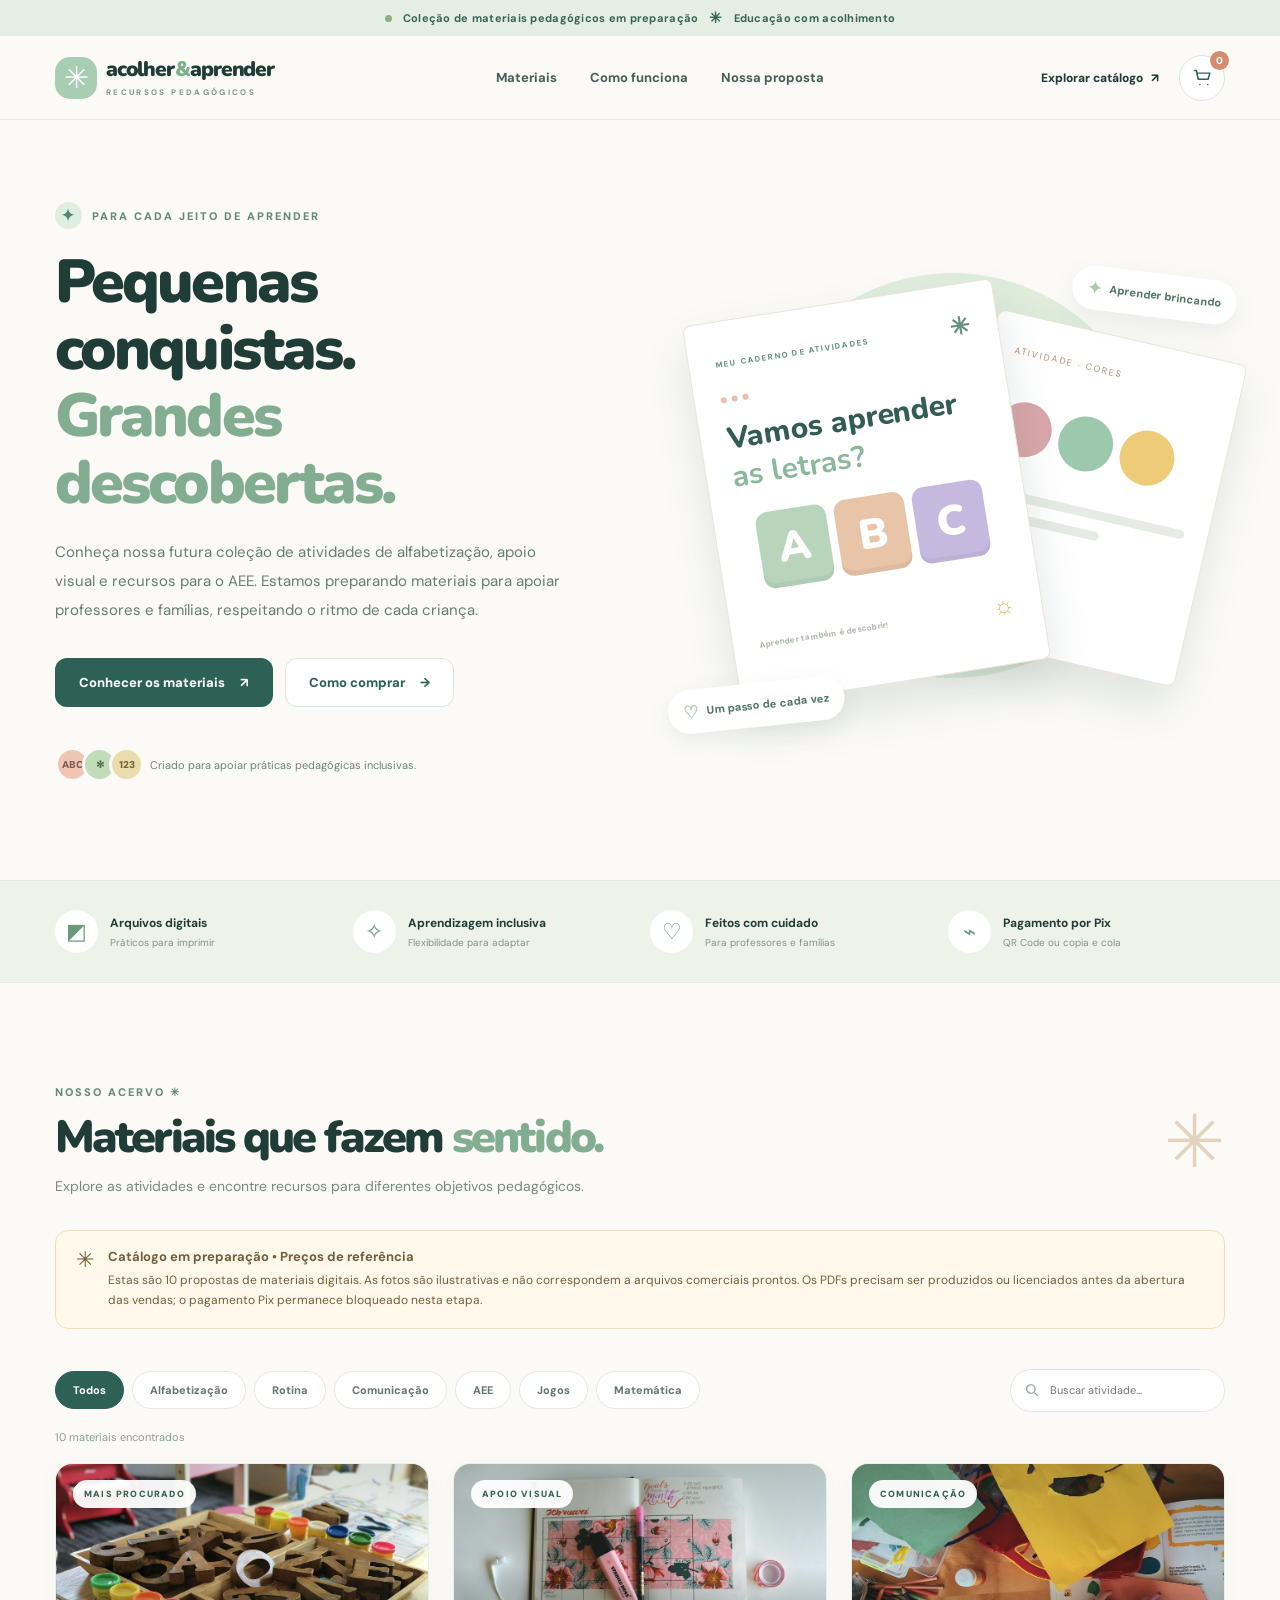
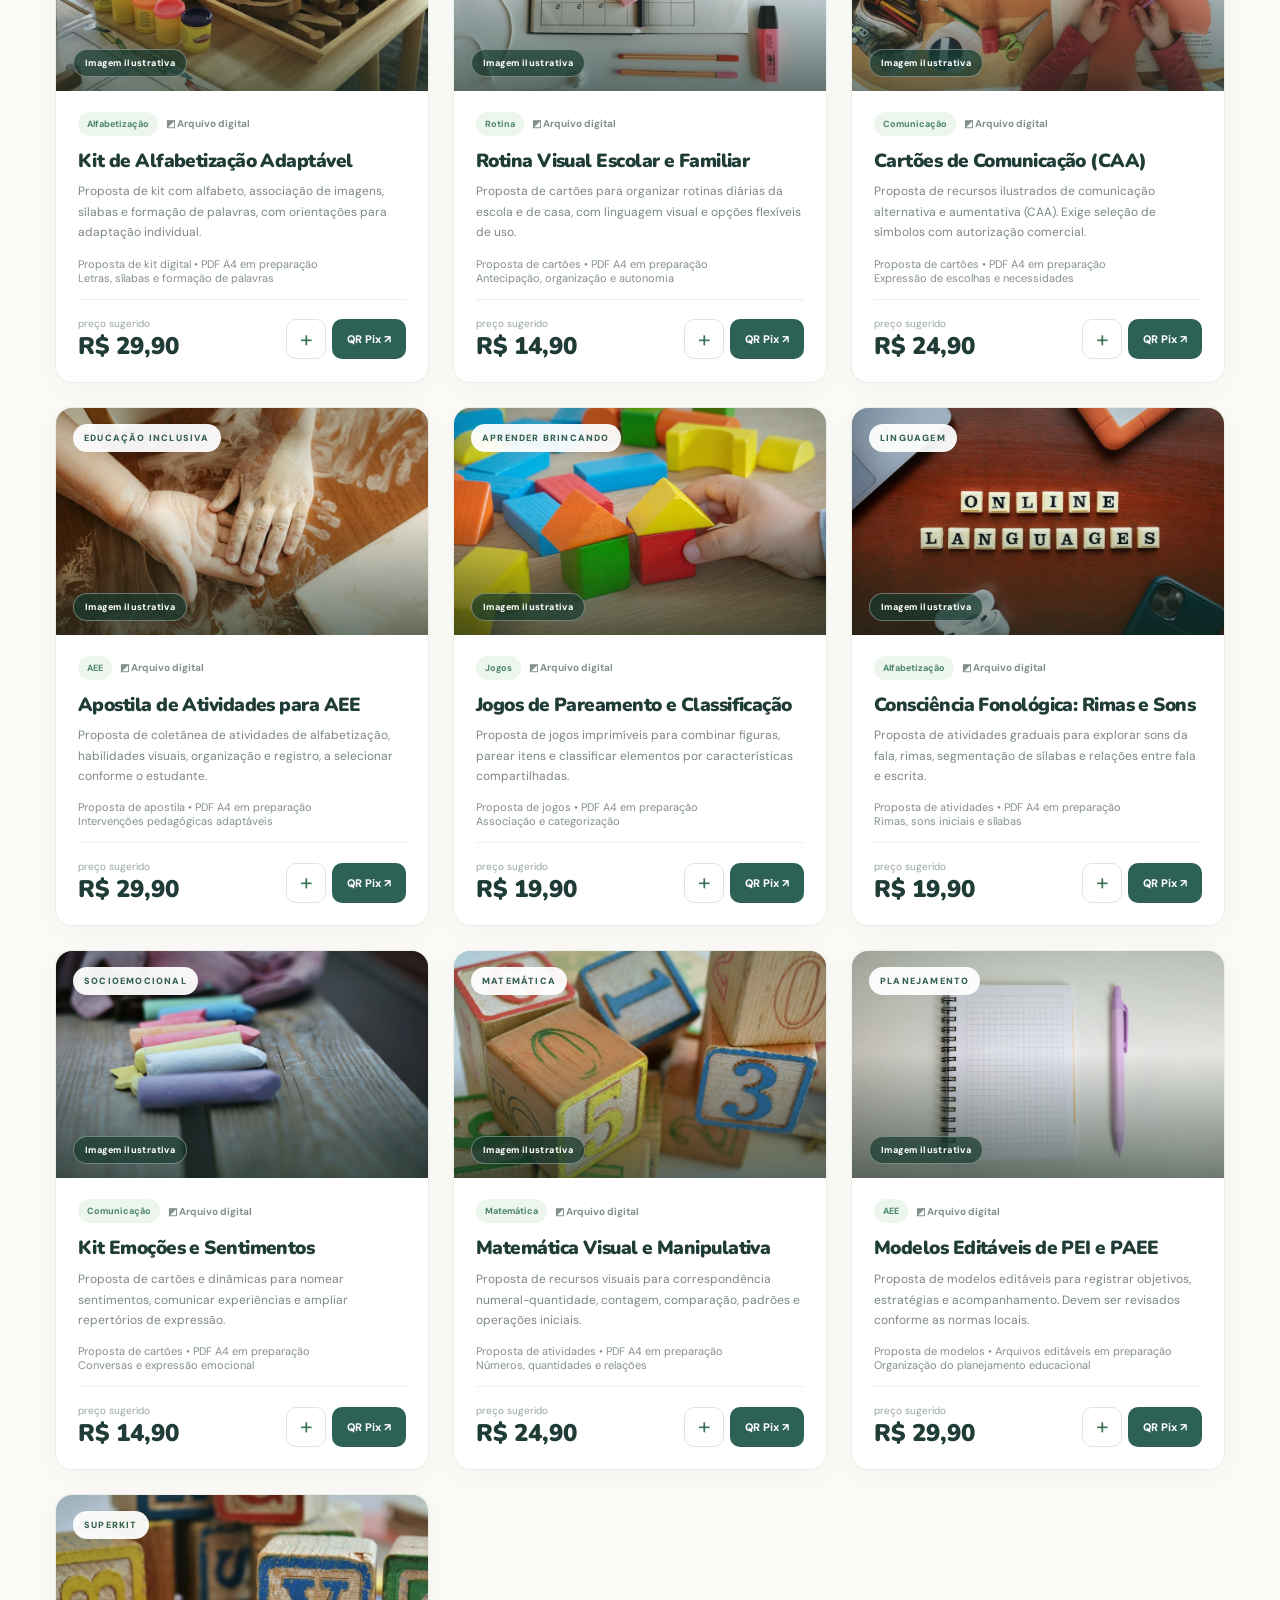
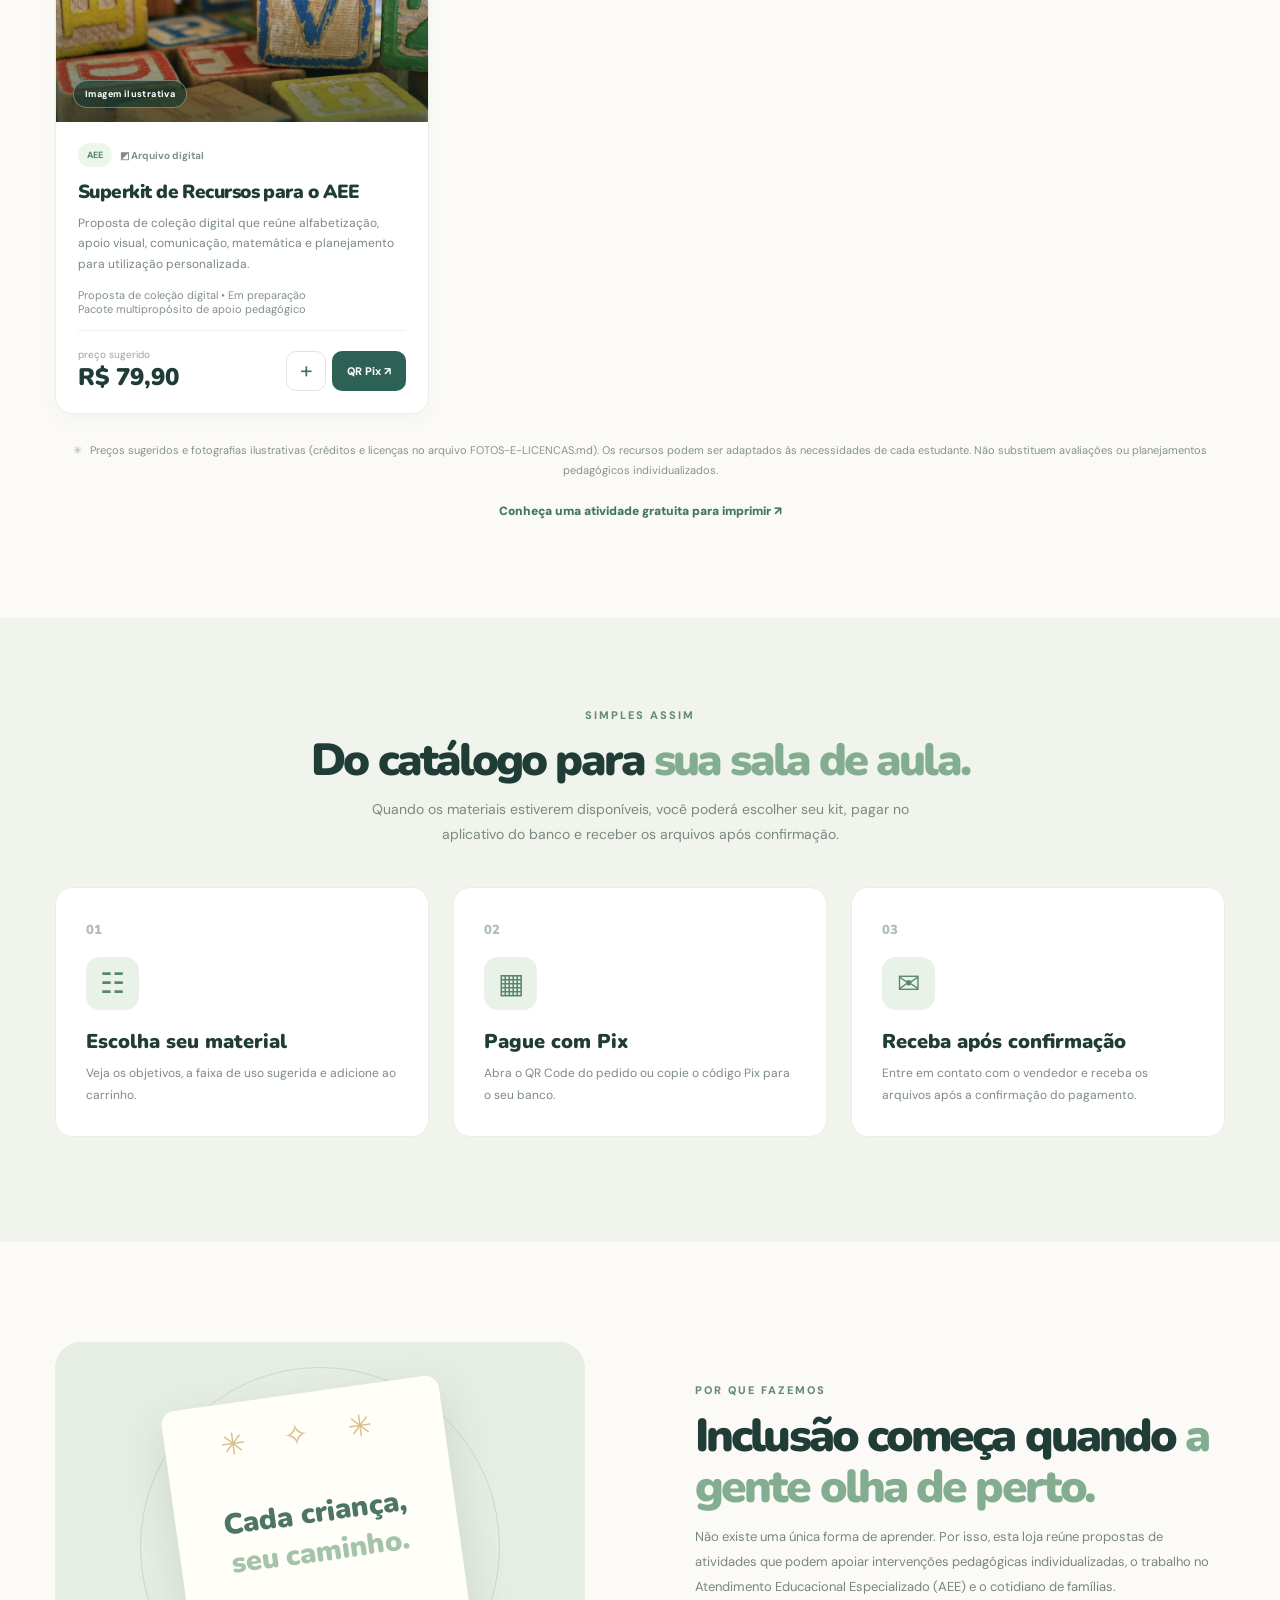
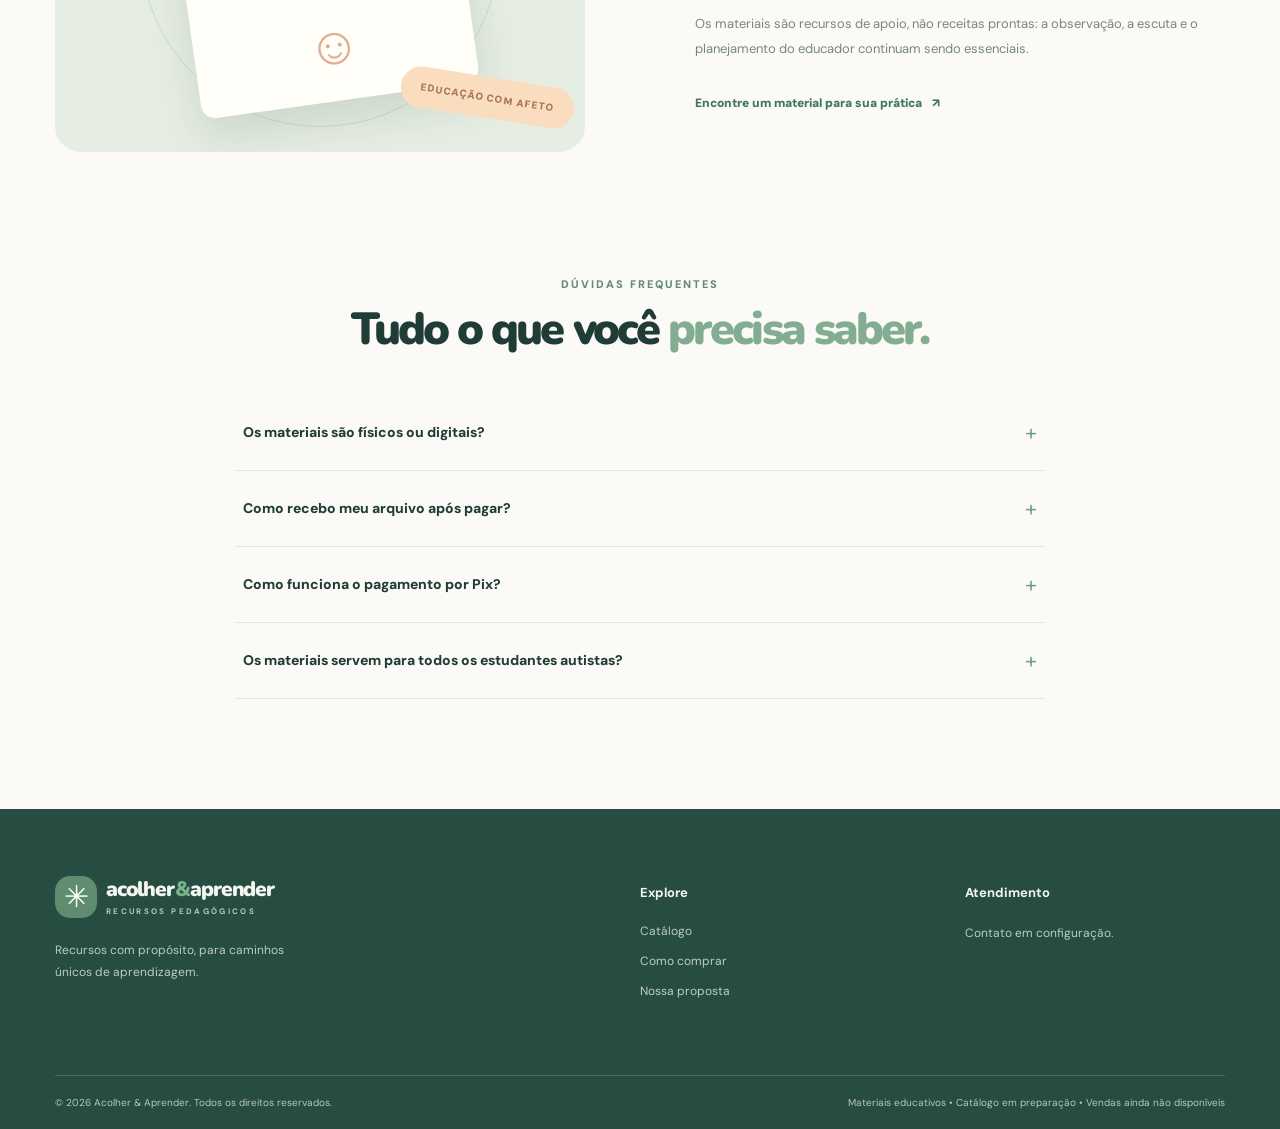
<file: index.html>
<!doctype html>
<html lang="pt-BR">
<head>
  <meta charset="UTF-8">
  <meta name="viewport" content="width=device-width, initial-scale=1">
  <meta name="description" content="Atividades pedagógicas digitais para alfabetização, comunicação e organização de rotinas, pensadas para apoiar professores de AEE e famílias.">
  <meta name="theme-color" content="#f8f8f4">
  <title>Acolher & Aprender | Materiais pedagógicos e AEE</title>
  <link rel="stylesheet" href="styles.css">
  <script src="config.js" defer></script>
  <script src="produtos.js" defer></script>
  <script src="vendor/qrcode.min.js" defer></script>
  <script src="pix.js" defer></script>
  <script src="app.js" defer></script>
</head>
<body>
  <a class="skip-link" href="#materiais">Pular para os materiais</a>
  <div class="announcement"><span class="dot"></span> Coleção de materiais pedagógicos em preparação <span class="announcement-star">✳</span> Educação com acolhimento</div>
  <header class="header" id="inicio">
    <div class="container header-inner">
      <a class="brand" href="#inicio" aria-label="Acolher e Aprender, início">
        <span class="brand-symbol" aria-hidden="true">✳</span>
        <span class="brand-copy">acolher<span class="brand-amp">&</span>aprender<small>RECURSOS PEDAGÓGICOS</small></span>
      </a>
      <nav class="desktop-nav" aria-label="Navegação principal">
        <a href="#materiais">Materiais</a><a href="#como-funciona">Como funciona</a><a href="#sobre">Nossa proposta</a>
      </nav>
      <div class="header-actions">
        <a class="nav-link" href="#materiais">Explorar catálogo <span aria-hidden="true">↗</span></a>
        <button class="cart-toggle" id="cart-button" type="button" aria-label="Abrir carrinho de compras">
          <svg viewBox="0 0 24 24" aria-hidden="true"><path d="M3 4h2l2.1 10h11.3l2-7H6M9 20h.01M18 20h.01"/></svg>
          <span class="cart-count" id="cart-count">0</span>
        </button>
      </div>
    </div>
  </header>

  <main>
    <section class="hero container" aria-labelledby="hero-title">
      <div class="hero-copy">
        <div class="eyebrow"><span class="eyebrow-icon">✦</span> PARA CADA JEITO DE APRENDER</div>
        <h1 id="hero-title">Pequenas conquistas.<br><em>Grandes descobertas.</em></h1>
        <p>Conheça nossa futura coleção de atividades de alfabetização, apoio visual e recursos para o AEE. Estamos preparando materiais para apoiar professores e famílias, respeitando o ritmo de cada criança.</p>
        <div class="hero-buttons">
          <a href="#materiais" class="button button-primary">Conhecer os materiais <span aria-hidden="true">↗</span></a>
          <a href="#como-funciona" class="button button-outline">Como comprar <span aria-hidden="true">→</span></a>
        </div>
        <div class="hero-note"><span class="avatar-stack" aria-hidden="true"><i>ABC</i><i>✻</i><i>123</i></span><span>Criado para apoiar práticas pedagógicas inclusivas.</span></div>
      </div>
      <div class="hero-stage" aria-label="Ilustração de atividades pedagógicas para imprimir">
        <div class="hero-orbit hero-orbit-one"></div><div class="hero-orbit hero-orbit-two"></div>
        <div class="hero-pill pill-one"><span>✦</span> Aprender brincando</div>
        <div class="hero-pill pill-two"><span>♡</span> Um passo de cada vez</div>
        <div class="worksheet worksheet-back">
          <span class="sheet-label">ATIVIDADE · CORES</span><div class="colors-preview"><b></b><b></b><b></b></div>
          <div class="worksheet-line"></div><div class="worksheet-line short"></div>
        </div>
        <div class="worksheet worksheet-front">
          <div class="sheet-top"><span>MEU CADERNO DE ATIVIDADES</span><span>✳</span></div>
          <div class="sheet-dots"><i></i><i></i><i></i></div>
          <p class="sheet-heading">Vamos aprender<br><strong>as letras?</strong></p>
          <div class="sheet-illustration"><div class="letter-tile tile-a">A</div><div class="letter-tile tile-b">B</div><div class="letter-tile tile-c">C</div></div>
          <div class="sheet-footer"><span>Aprender também é descobrir!</span><span>☼</span></div>
        </div>
        <span class="hero-sun" aria-hidden="true">✳</span>
      </div>
    </section>

    <section class="value-strip" aria-label="Diferenciais">
      <div class="container value-inner">
        <div><span class="value-icon">◩</span><span><strong>Arquivos digitais</strong><small>Práticos para imprimir</small></span></div>
        <div><span class="value-icon">✧</span><span><strong>Aprendizagem inclusiva</strong><small>Flexibilidade para adaptar</small></span></div>
        <div><span class="value-icon">♡</span><span><strong>Feitos com cuidado</strong><small>Para professores e famílias</small></span></div>
        <div><span class="value-icon">⌁</span><span><strong>Pagamento por Pix</strong><small>QR Code ou copia e cola</small></span></div>
      </div>
    </section>

    <section class="catalog-section" id="materiais" aria-labelledby="catalog-title">
      <div class="container">
        <div class="section-heading"><div><div class="eyebrow">NOSSO ACERVO ✳</div><h2 id="catalog-title">Materiais que fazem <em>sentido.</em></h2><p>Explore as atividades e encontre recursos para diferentes objetivos pedagógicos.</p></div><span class="catalog-decoration" aria-hidden="true">✳</span></div>
        <div class="catalog-status"><span class="status-icon" aria-hidden="true">✳</span><div><strong>Catálogo em preparação • Preços de referência</strong><p>Estas são 10 propostas de materiais digitais. As fotos são ilustrativas e não correspondem a arquivos comerciais prontos. Os PDFs precisam ser produzidos ou licenciados antes da abertura das vendas; o pagamento Pix permanece bloqueado nesta etapa.</p></div></div>
        <div class="toolbar">
          <div class="filters" id="filters" role="group" aria-label="Filtrar por categoria"></div>
          <label class="search-wrap"><svg viewBox="0 0 24 24" aria-hidden="true"><circle cx="10.5" cy="10.5" r="6.5"/><path d="m16 16 5 5"/></svg><input id="search" type="search" placeholder="Buscar atividade..." aria-label="Buscar atividade"></label>
        </div>
        <p id="results-count" class="results-count" aria-live="polite"></p>
        <div class="product-grid" id="product-grid"></div>
        <div class="empty-results" id="empty-results" hidden>Nenhuma atividade encontrada. Experimente outra busca ou categoria.</div>
        <div class="catalog-note"><span>✳</span> Preços sugeridos e fotografias ilustrativas (créditos e licenças no arquivo FOTOS-E-LICENCAS.md). Os recursos podem ser adaptados às necessidades de cada estudante. Não substituem avaliações ou planejamentos pedagógicos individualizados.<br><a class="inline-link" href="amostra-gratuita.html" target="_blank" rel="noopener noreferrer">Conheça uma atividade gratuita para imprimir ↗</a></div>
      </div>
    </section>

    <section class="how-section" id="como-funciona" aria-labelledby="how-title">
      <div class="container">
        <div class="section-heading centered"><div class="eyebrow">SIMPLES ASSIM</div><h2 id="how-title">Do catálogo para <em>sua sala de aula.</em></h2><p>Quando os materiais estiverem disponíveis, você poderá escolher seu kit, pagar no aplicativo do banco e receber os arquivos após confirmação.</p></div>
        <div class="steps">
          <article><span class="step-number">01</span><div class="step-emoji">☷</div><h3>Escolha seu material</h3><p>Veja os objetivos, a faixa de uso sugerida e adicione ao carrinho.</p></article>
          <article><span class="step-number">02</span><div class="step-emoji">▦</div><h3>Pague com Pix</h3><p>Abra o QR Code do pedido ou copie o código Pix para o seu banco.</p></article>
          <article><span class="step-number">03</span><div class="step-emoji">✉</div><h3>Receba após confirmação</h3><p>Entre em contato com o vendedor e receba os arquivos após a confirmação do pagamento.</p></article>
        </div>
      </div>
    </section>

    <section class="about-section" id="sobre">
      <div class="container about-layout">
        <div class="about-art" aria-hidden="true"><div class="about-circle"></div><div class="about-paper"><span class="about-stars">✳ ✧ ✳</span><span class="about-word">Cada criança,<br><i>seu caminho.</i></span><span class="about-smile">☺</span></div><span class="about-floating">EDUCAÇÃO COM AFETO</span></div>
        <div class="about-copy"><div class="eyebrow">POR QUE FAZEMOS</div><h2>Inclusão começa quando <em>a gente olha de perto.</em></h2><p>Não existe uma única forma de aprender. Por isso, esta loja reúne propostas de atividades que podem apoiar intervenções pedagógicas individualizadas, o trabalho no Atendimento Educacional Especializado (AEE) e o cotidiano de famílias.</p><p>Os materiais são recursos de apoio, não receitas prontas: a observação, a escuta e o planejamento do educador continuam sendo essenciais.</p><a href="#materiais" class="inline-link">Encontre um material para sua prática <span>↗</span></a></div>
      </div>
    </section>

    <section class="faq-section container" aria-labelledby="faq-title">
      <div class="section-heading centered"><div class="eyebrow">DÚVIDAS FREQUENTES</div><h2 id="faq-title">Tudo o que você <em>precisa saber.</em></h2></div>
      <div class="faq-list">
        <details><summary>Os materiais são físicos ou digitais?<span>+</span></summary><p>As dez opções são propostas de arquivos digitais, ainda em preparação. Os materiais reais serão divulgados com formato, conteúdo e informações de entrega antes de iniciarmos as vendas.</p></details>
        <details><summary>Como recebo meu arquivo após pagar?<span>+</span></summary><p>Quando a loja iniciar as vendas, a entrega será realizada após a confirmação do pagamento pelo vendedor. Atualmente, os arquivos comerciais não estão disponíveis e o Pix está desativado.</p></details>
        <details><summary>Como funciona o pagamento por Pix?<span>+</span></summary><p>O Pix ficará disponível após a finalização e liberação dos produtos digitais. Antes disso, o catálogo apresenta apenas valores sugeridos e não recebe pagamentos.</p></details>
        <details><summary>Os materiais servem para todos os estudantes autistas?<span>+</span></summary><p>Não há um único material que atenda a todos. Professores e familiares devem selecionar e adaptar atividades conforme interesses, perfil, habilidades, acessibilidade e objetivos de cada estudante.</p></details>
      </div>
    </section>
  </main>

  <footer class="footer">
    <div class="container footer-main"><div><a class="brand footer-brand" href="#inicio"><span class="brand-symbol">✳</span><span class="brand-copy">acolher<span class="brand-amp">&</span>aprender<small>RECURSOS PEDAGÓGICOS</small></span></a><p>Recursos com propósito, para caminhos únicos de aprendizagem.</p></div><div><h3>Explore</h3><a href="#materiais">Catálogo</a><a href="#como-funciona">Como comprar</a><a href="#sobre">Nossa proposta</a></div><div><h3>Atendimento</h3><a href="#" id="whatsapp-footer">Conversar pelo WhatsApp ↗</a><a href="mailto:contato@exemplo.com" id="email-footer">Fale por e-mail ↗</a></div></div>
    <div class="container footer-bottom"><span>© <span id="year"></span> <span id="brand-footer">Acolher & Aprender</span>. Todos os direitos reservados.</span><span>Materiais educativos • Catálogo em preparação • Vendas ainda não disponíveis</span></div>
  </footer>

  <div class="overlay" id="overlay" hidden></div>
  <aside class="cart-drawer" id="cart-drawer" role="dialog" aria-modal="true" aria-labelledby="cart-title" hidden>
    <div class="drawer-header"><div><small>SEUS ESCOLHIDOS</small><h2 id="cart-title">Meu carrinho <span aria-hidden="true">♡</span></h2></div><button class="icon-button" id="close-cart" aria-label="Fechar carrinho" type="button">×</button></div>
    <div class="cart-list" id="cart-list"></div>
    <div class="drawer-bottom"><div class="cart-total"><span>Total</span><strong id="cart-total">R$ 0,00</strong></div><p>Pagamento por Pix e entrega após confirmação do vendedor.</p><button class="button button-primary full" id="checkout-cart" type="button">Finalizar com Pix →</button><button class="clear-cart" id="clear-cart" type="button">Esvaziar carrinho</button></div>
  </aside>

  <section class="payment-modal" id="payment-modal" role="dialog" aria-modal="true" aria-labelledby="payment-title" hidden>
    <div class="payment-top"><div><small>FINALIZAÇÃO SEGURA NO SEU BANCO</small><h2 id="payment-title">Pagar com Pix <span>✳</span></h2></div><button class="icon-button" id="close-payment" type="button" aria-label="Fechar pagamento">×</button></div>
    <div class="payment-body">
      <div class="payment-order"><span id="payment-summary"></span><strong id="payment-amount"></strong></div>
      <span class="order-number" id="order-number"></span>
      <div id="pix-ready" hidden>
        <div class="qr-shell"><div id="qr-code" role="img" aria-label="QR Code do Pix"></div></div>
        <p class="qr-explainer">Abra o aplicativo do seu banco e escolha <strong>Pix → Ler QR Code</strong>.</p>
        <label class="pix-copy-label" for="pix-code">Ou utilize Pix copia e cola:</label>
        <textarea id="pix-code" rows="3" readonly></textarea>
        <button class="button button-primary full" type="button" id="copy-pix">Copiar código Pix ▢</button>
        <p class="pix-receiver" id="pix-receiver"></p>
      </div>
      <div id="pix-missing" class="pix-warning" hidden><strong>Pagamento ainda não configurado.</strong><p>O responsável pela loja precisa informar uma chave Pix real no arquivo de configuração para habilitar os QR Codes.</p></div>
      <div id="pix-error" class="pix-warning" hidden></div>
      <div class="payment-footer-note"><strong>Importante:</strong> confira nome, valor e destinatário no aplicativo do seu banco. O pagamento não é verificado automaticamente neste site.</div>
      <a class="button button-whatsapp full" id="send-order" href="#" target="_blank" rel="noopener noreferrer">Conversar com vendedor sobre meu pedido ↗</a>
    </div>
  </section>
  <div class="toast" id="toast" role="status" aria-live="polite"></div>
</body>
</html>
</file>
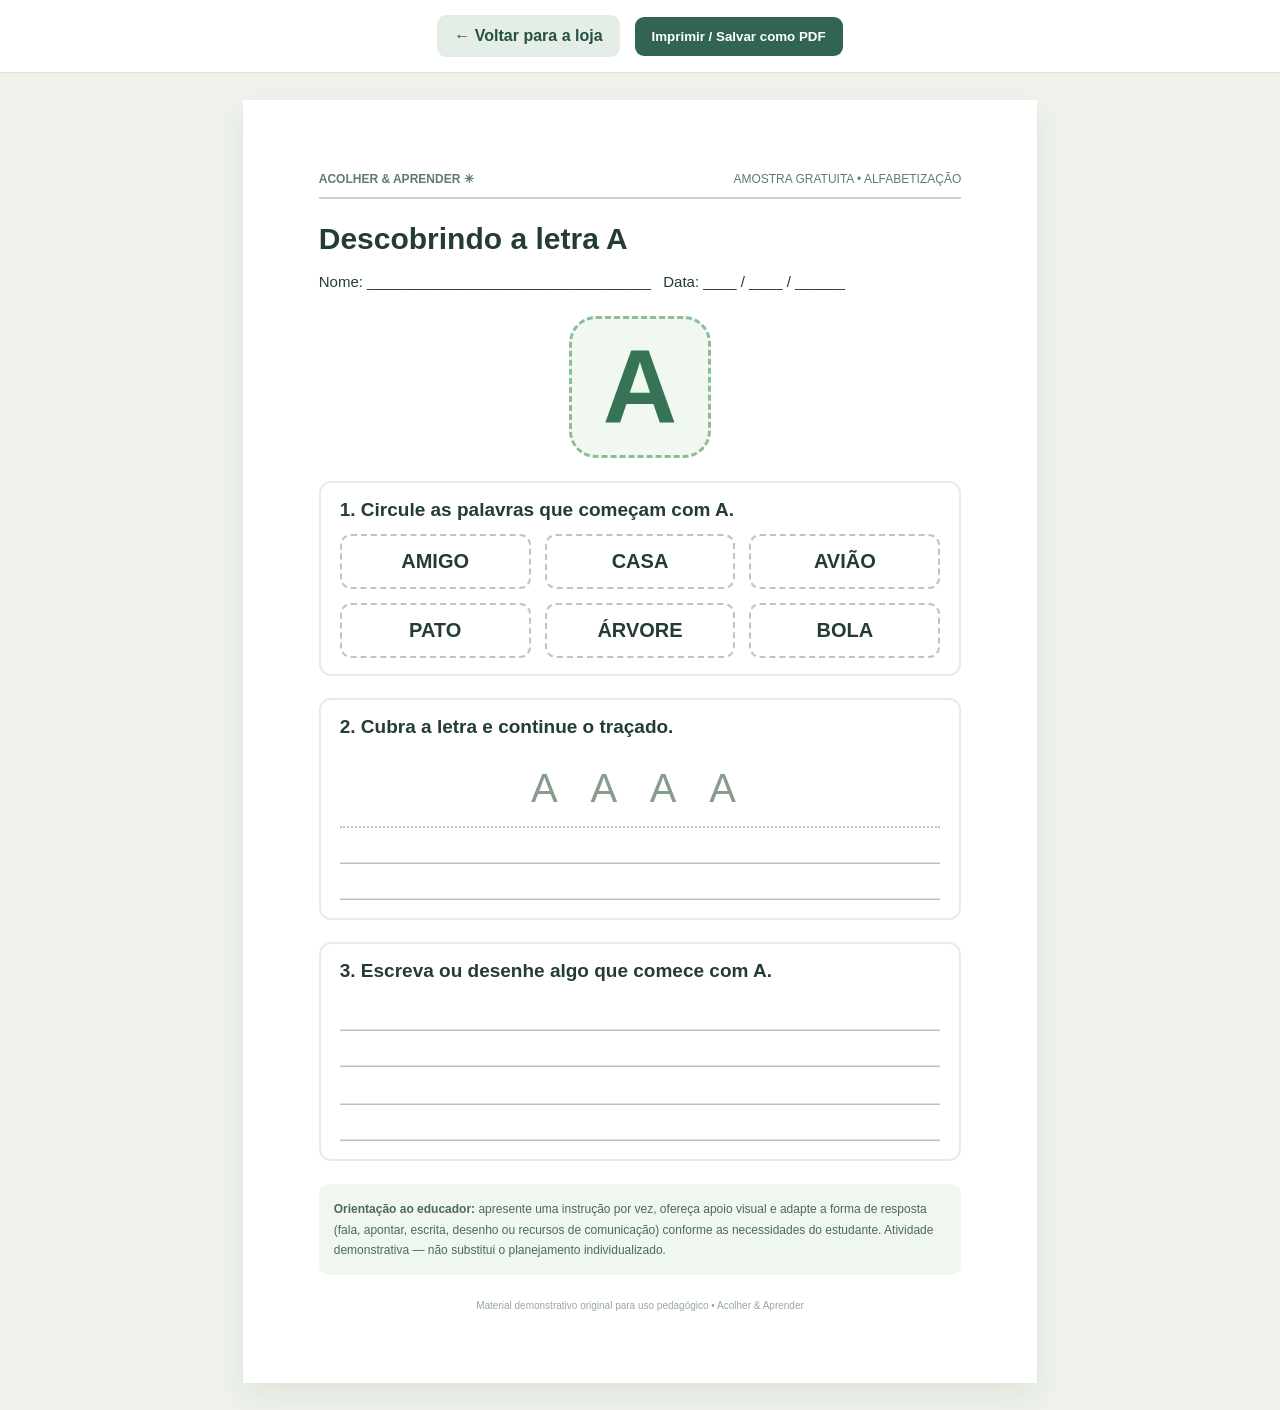
<file: amostra-gratuita.html>
<!doctype html><html lang="pt-BR"><head><meta charset="UTF-8"><meta name="viewport" content="width=device-width,initial-scale=1"><title>Amostra grátis — Descobrindo a letra A</title><style>
*{box-sizing:border-box}body{margin:0;background:#eff3ec;color:#243c35;font:16px Arial,sans-serif}.controls{position:sticky;top:0;padding:15px 20px;background:#fff;border-bottom:1px solid #dce6da;display:flex;justify-content:center;gap:15px;align-items:center}.controls a,.controls button{background:#316552;border:0;color:#fff;padding:12px 17px;border-radius:9px;cursor:pointer;text-decoration:none;font-weight:bold}.controls a{background:#e5eee6;color:#245143}.sheet{width:210mm;min-height:297mm;background:#fff;margin:27px auto;padding:19mm 20mm;box-shadow:0 12px 35px #15332415}.top{display:flex;justify-content:space-between;font-size:12px;color:#5e7e6a;border-bottom:2px solid #c4d9c8;padding-bottom:11px}.sheet h1{font-size:30px;margin:23px 0 8px}.intro{font-size:15px;line-height:1.5}.big-letter{width:142px;height:142px;border:3px dashed #8cbd98;border-radius:27px;background:#f1f8f0;display:grid;place-items:center;font-weight:900;font-size:103px;color:#377357;margin:23px auto}.task{border:2px solid #e5eee5;border-radius:12px;margin-top:22px;padding:16px 19px}.task h2{margin:0 0 13px;font-size:19px}.choices{display:grid;grid-template-columns:1fr 1fr 1fr;gap:14px}.word{border:2px dashed #b7cab9;border-radius:11px;padding:14px 0;font-size:20px;text-align:center;font-weight:700}.tracing{letter-spacing:13px;font-size:40px;color:#889c8d;text-align:center;padding:15px;border-bottom:2px dotted #b7cab9}.lines{height:74px;background:repeating-linear-gradient(to bottom,white 0,white 34px,#b5c6bb 35px,#b5c6bb 36px)}.teacher{font-size:12px;line-height:1.7;background:#eff7ef;border-radius:10px;margin-top:23px;padding:15px;color:#4c6a58}.footer{text-align:center;margin-top:25px;font-size:10px;color:#97a999}@page{size:A4;margin:0}@media print{body{background:white}.controls{display:none}.sheet{box-shadow:none;margin:0;min-height:297mm;page-break-after:auto}}@media(max-width:850px){.sheet{width:100%;margin:0;padding:24px;min-height:auto}.choices{gap:5px}.word{font-size:14px}.controls{flex-wrap:wrap}}
</style></head><body><div class="controls"><a href="index.html">← Voltar para a loja</a><button onclick="window.print()">Imprimir / Salvar como PDF</button></div><main class="sheet"><div class="top"><strong>ACOLHER & APRENDER ✳</strong><span>AMOSTRA GRATUITA • ALFABETIZAÇÃO</span></div><h1>Descobrindo a letra A</h1><p class="intro">Nome: __________________________________ &nbsp; Data: ____ / ____ / ______</p><div class="big-letter">A</div><section class="task"><h2>1. Circule as palavras que começam com A.</h2><div class="choices"><div class="word">AMIGO</div><div class="word">CASA</div><div class="word">AVIÃO</div><div class="word">PATO</div><div class="word">ÁRVORE</div><div class="word">BOLA</div></div></section><section class="task"><h2>2. Cubra a letra e continue o traçado.</h2><div class="tracing">A A A A</div><div class="lines"></div></section><section class="task"><h2>3. Escreva ou desenhe algo que comece com A.</h2><div class="lines"></div><div class="lines"></div></section><aside class="teacher"><strong>Orientação ao educador:</strong> apresente uma instrução por vez, ofereça apoio visual e adapte a forma de resposta (fala, apontar, escrita, desenho ou recursos de comunicação) conforme as necessidades do estudante. Atividade demonstrativa — não substitui o planejamento individualizado.</aside><div class="footer">Material demonstrativo original para uso pedagógico • Acolher & Aprender</div></main></body></html>
</file>
<file: styles.css>
@import url('https://fonts.googleapis.com/css2?family=DM+Sans:wght@400;500;600;700;800&family=Nunito:wght@400;500;600;700;800;900&display=swap');
:root{--bg:#fbfaf7;--paper:#fff;--ink:#203c37;--muted:#697b76;--green:#2d6155;--green-dark:#234c43;--mint:#e6f2e7;--peach:#fbe1cd;--yellow:#fceec7;--lilac:#e7e0f7;--line:#e6e8e2;--shadow:0 15px 45px rgba(32,60,55,.08);font-family:'DM Sans','Segoe UI',sans-serif;color:var(--ink);background:var(--bg);scroll-behavior:smooth}
*{box-sizing:border-box}body{margin:0;min-width:320px}button,input,textarea{font:inherit}button{cursor:pointer}a{color:inherit;text-decoration:none}a:focus-visible,button:focus-visible,input:focus-visible,textarea:focus-visible,summary:focus-visible{outline:3px solid #d99666;outline-offset:3px}[hidden]{display:none!important}.container{width:min(1170px,calc(100% - 48px));margin-inline:auto}.skip-link{position:absolute;top:-60px;left:10px;z-index:120;background:#fff;padding:10px}.skip-link:focus{top:10px}
.announcement{min-height:36px;display:flex;align-items:center;justify-content:center;gap:11px;background:#e5eee4;color:#3a6258;font-size:11px;font-weight:700;letter-spacing:.025em;text-align:center;padding:8px 16px}.announcement .dot{background:#8baf80;width:7px;height:7px;border-radius:50%}.announcement-star{font-size:15px}
.header{background:#fbfaf7e8;backdrop-filter:blur(14px);border-bottom:1px solid #e8ebe5;position:sticky;top:0;z-index:20}.header-inner{height:83px;display:flex;align-items:center;justify-content:space-between;gap:25px}.brand{display:inline-flex;align-items:center;gap:9px;min-width:224px}.brand-symbol{background:#a7cdb3;border-radius:15px;width:42px;height:42px;display:grid;place-items:center;font-size:30px;color:#fff;line-height:1}.brand-copy{font-family:Nunito,'Segoe UI',sans-serif;font-size:21px;font-weight:900;letter-spacing:-1.2px;white-space:nowrap;line-height:1.05}.brand-amp{color:#79b18b;padding:0 1px}.brand-copy small{display:block;font:700 8px 'DM Sans',sans-serif;letter-spacing:2.35px;color:#80978b;margin-top:6px}.desktop-nav{display:flex;gap:33px;align-items:center;font-size:13px;font-weight:700;color:#455e57}.desktop-nav a:hover,.nav-link:hover{color:#9b7a5d}.header-actions{display:flex;align-items:center;gap:20px}.nav-link{font-weight:800;font-size:12px}.nav-link span{padding-left:5px}.cart-toggle{height:46px;width:46px;border-radius:50%;border:1px solid #d9e2d9;background:#fff;display:grid;place-items:center;position:relative;color:var(--green)}.cart-toggle svg{width:21px;height:21px;fill:none;stroke:currentColor;stroke-linecap:round;stroke-linejoin:round;stroke-width:1.7}.cart-count{position:absolute;top:-5px;right:-5px;background:#d48c6f;color:#fff;border-radius:50%;min-width:19px;height:19px;display:grid;place-items:center;font-size:10px;font-weight:800}
.hero{display:grid;grid-template-columns:1fr 1fr;align-items:center;gap:25px;padding-top:82px;padding-bottom:98px;min-height:630px}.hero-copy{position:relative;z-index:2}.eyebrow{display:flex;align-items:center;gap:10px;font-weight:800;font-size:11px;letter-spacing:2px;color:#638978}.eyebrow-icon{display:grid;place-items:center;width:27px;height:27px;border-radius:50%;background:#deeee1;color:#508b68;font-size:16px}.hero h1,.section-heading h2,.about-copy h2{font-family:Nunito,'Segoe UI',sans-serif;letter-spacing:-2.9px;font-weight:900;line-height:1.1}.hero h1{font-size:clamp(43px,4.75vw,67px);margin:20px 0 21px}.hero h1 em,.section-heading h2 em,.about-copy h2 em{font-style:normal;color:#82ad91}.hero-copy>p{max-width:515px;line-height:1.95;color:#687c75;font-size:15px}.hero-buttons{display:flex;gap:12px;margin-top:33px;flex-wrap:wrap}.button{border-radius:12px;padding:15px 23px;display:inline-flex;justify-content:center;align-items:center;gap:15px;border:1px solid transparent;font-size:13px;font-weight:800;min-height:49px;transition:transform .15s ease,background .15s ease}.button:hover{transform:translateY(-2px)}.button-primary{background:var(--green);color:#fff}.button-primary:hover{background:var(--green-dark)}.button-outline{background:#fff;color:var(--green);border-color:#dce4dc}.button-whatsapp{background:#e2f2e8;color:#285a40;border-color:#c8e3d0}.full{width:100%}.hero-note{display:flex;align-items:center;gap:14px;margin-top:40px;font-size:11px;color:#718178}.avatar-stack{display:flex;padding-left:0}.avatar-stack i{font-size:10px;font-style:normal;font-weight:900;width:35px;height:35px;margin-right:-8px;border:3px solid var(--bg);display:grid;place-items:center;border-radius:50%;background:#efc6b6;color:#805c51}.avatar-stack i:nth-child(2){background:#c0dcb9;color:#4d7352}.avatar-stack i:nth-child(3){background:#ebdcae;color:#766333}
.hero-stage{height:494px;position:relative;display:flex;justify-content:center;align-items:center}.hero-orbit{position:absolute;width:405px;height:405px;border-radius:50%;background:#dcecd9;top:28px;left:17%;opacity:.85}.hero-orbit-two{height:328px;width:328px;left:22%;top:65px;background:#eff4e5;opacity:1}.worksheet{position:absolute;border:1px solid #ebe5d8;background:#fff;border-radius:8px;box-shadow:0 22px 45px #254b3b21}.worksheet-back{width:255px;height:330px;right:2%;top:88px;transform:rotate(13deg);padding:23px;z-index:2}.sheet-label{font-size:9px;letter-spacing:2px;color:#b48e74}.colors-preview{display:flex;gap:8px;margin:40px 0 35px}.colors-preview b{width:55px;height:55px;border-radius:50%;background:#d9a7a9}.colors-preview b:nth-child(2){background:#9cc9ab}.colors-preview b:nth-child(3){background:#edcb78}.worksheet-line{background:#e7ebe6;height:9px;border-radius:10px;margin-bottom:12px}.worksheet-line.short{width:60%}.worksheet-front{width:313px;height:385px;left:10%;top:55px;transform:rotate(-9deg);padding:26px;z-index:3}.sheet-top,.sheet-footer{display:flex;justify-content:space-between;align-items:center;font-size:8px;font-weight:800;letter-spacing:1.3px;color:#67917d}.sheet-top span:last-child{font-size:24px}.sheet-dots{display:flex;gap:5px;margin:18px 0}.sheet-dots i{width:6px;height:6px;border-radius:50%;background:#ebbdab}.sheet-heading{font:800 30px/1.25 Nunito,sans-serif;color:#325d53;margin:11px 0 21px}.sheet-heading strong{color:#8bb89b}.sheet-illustration{display:flex;gap:8px;align-items:center;justify-content:center}.letter-tile{width:71px;height:77px;border-radius:12px;display:grid;place-items:center;font:900 42px Nunito,sans-serif;color:#fff;box-shadow:inset 0 -5px #0000000c}.tile-a{background:#b8d5bc}.tile-b{background:#e8c4a8}.tile-c{background:#c6b9df}.sheet-footer{margin-top:36px;letter-spacing:.3px;font-size:8px;color:#abb8a8}.sheet-footer span:last-child{font-size:25px;color:#e3ba6c}.hero-pill{position:absolute;z-index:5;border-radius:30px;display:flex;align-items:center;gap:8px;padding:11px 15px;background:#fff;box-shadow:0 8px 25px #345c4d16;color:#527764;font-weight:800;font-size:11px;white-space:nowrap}.hero-pill span{font-size:17px;color:#a9cda8}.pill-one{top:28px;right:-12px;transform:rotate(7deg)}.pill-two{bottom:12px;left:15px;transform:rotate(-6deg)}.hero-sun{position:absolute;right:6%;bottom:13%;font-size:80px;color:#e9c6a2;opacity:.75}
.value-strip{background:#eef3ea;border-block:1px solid #e5ebe0}.value-inner{display:grid;grid-template-columns:repeat(4,1fr);padding:29px 0;gap:20px}.value-inner>div{display:flex;align-items:center;gap:12px}.value-icon{width:43px;height:43px;border-radius:50%;background:#fff;display:grid;place-items:center;color:#6b9a7b;font-size:22px}.value-inner strong,.value-inner small{display:block}.value-inner strong{font-size:12px;margin-bottom:5px}.value-inner small{font-size:10px;color:#829389}
.catalog-section{padding:102px 0 96px}.section-heading{display:flex;justify-content:space-between;align-items:center;margin-bottom:31px}.section-heading h2,.about-copy h2{font-size:clamp(32px,4vw,45px);margin:14px 0 11px}.section-heading p{color:#7a8980;font-size:14px;line-height:1.8;margin:0}.catalog-decoration{font-size:73px;color:#e3d3bc}.toolbar{display:flex;justify-content:space-between;align-items:center;gap:15px;margin:40px 0 18px}.filters{display:flex;gap:8px;flex-wrap:wrap}.filter{background:#fff;border:1px solid #e4e8e3;color:#68776f;border-radius:28px;padding:11px 17px;font-size:11px;font-weight:800;white-space:nowrap}.filter[aria-pressed=true]{background:var(--green);border-color:var(--green);color:#fff}.search-wrap{border:1px solid #e4e8e3;background:#fff;border-radius:28px;height:43px;display:flex;gap:8px;align-items:center;padding:0 13px;min-width:215px}.search-wrap svg{width:18px;height:18px;stroke:#8a9b90;stroke-width:1.8;fill:none}.search-wrap input{border:0;background:transparent;outline:none;width:100%;min-width:0;font-size:11px;color:var(--ink)}.results-count{color:#8d9a91;font-size:11px;margin:0 0 19px}.product-grid{display:grid;grid-template-columns:repeat(3,1fr);gap:24px}.product-card{border:1px solid #ebede7;background:#fff;border-radius:17px;overflow:hidden;transition:transform .2s ease,box-shadow .2s ease;box-shadow:0 6px 25px #2b43300a}.product-card:hover{transform:translateY(-5px);box-shadow:var(--shadow)}.product-art{height:227px;position:relative;overflow:hidden;display:flex;align-items:center;justify-content:center}.art-mint{background:#e4f0e7}.art-peach{background:#f8e8dc}.art-lilac{background:#eee8f6}.art-yellow{background:#faf0d7}.art-blue{background:#e3eff4}.art-rose{background:#f8e9e8}.art-label{position:absolute;top:16px;left:17px;font-size:9px;font-weight:900;letter-spacing:1.2px;color:#4b6f62;background:#ffffffbb;padding:8px 11px;border-radius:20px}.art-paper{width:190px;height:173px;border:1px solid #e6e8e5;border-radius:9px;background:#fff;transform:rotate(-6deg) translateY(14px);box-shadow:0 11px 23px #4267471c;display:flex;flex-direction:column;align-items:center;padding:20px 14px;justify-content:space-between}.art-paper:before{content:'ATIVIDADE PEDAGÓGICA  ✳';font-size:7px;font-weight:900;letter-spacing:1.3px;color:#9cb2a4}.art-symbol{font-family:Nunito,sans-serif;font-size:50px;font-weight:900;line-height:1;color:#6eac88;text-align:center;letter-spacing:-2px;max-width:100%;white-space:nowrap}.art-peach .art-symbol{color:#dba67e}.art-lilac .art-symbol{color:#a495d0}.art-yellow .art-symbol{color:#d9ad54}.art-blue .art-symbol{color:#7daec0}.art-rose .art-symbol{color:#d29fa2}.art-baseline{height:7px;background:#e6eee7;width:75%;border-radius:10px;box-shadow:0 12px #f1f4f0}.art-spark{position:absolute;font-size:30px;color:#ffffffbd;right:32px;top:55px}.art-spark-two{left:24px;bottom:20px;font-size:45px;top:auto;right:auto}.product-body{padding:21px 22px 20px}.product-meta{display:flex;align-items:center;gap:8px;flex-wrap:wrap;font-size:10px;color:#829188;font-weight:700}.product-tag{color:#4b8669;border-radius:20px;background:#edf6ec;padding:6px 9px;font-size:9px;white-space:nowrap}.product-title{font:900 19px/1.3 Nunito,sans-serif;letter-spacing:-.55px;margin:13px 0 8px}.product-description{font-size:12px;line-height:1.7;color:#7b8881;min-height:60px;margin:0}.product-items{font-size:11px;color:#829188;padding:14px 0;border-bottom:1px solid #eef0eb}.product-bottom{display:flex;justify-content:space-between;align-items:center;gap:10px;padding-top:17px}.product-price small{font-size:9px;color:#98a59d;display:block}.product-price strong{font:900 24px Nunito,sans-serif}.product-actions{display:flex;gap:6px}.add-button{border:1px solid #dce8df;background:#fff;color:#3e7559;width:40px;height:40px;border-radius:10px;font-size:23px;line-height:1}.buy-button{background:#2d6155;color:#fff;border:none;padding:0 15px;border-radius:10px;height:40px;font-weight:800;font-size:11px}.buy-button:hover,.add-button:hover{filter:brightness(.91)}.empty-results{text-align:center;padding:55px;color:#6d8172;background:#edf4ea;border-radius:15px}.catalog-note{padding:27px 0 0;text-align:center;color:#879387;font-size:11px;line-height:1.8}.catalog-note span{color:#9dbc9f;padding-right:5px}
.how-section{padding:90px 0 105px;background:#f1f4ec}.centered{display:block;text-align:center;margin-bottom:40px}.centered .eyebrow{justify-content:center}.centered p{max-width:560px;margin:0 auto}.steps{display:grid;grid-template-columns:repeat(3,1fr);gap:24px}.steps article{padding:30px;border-radius:17px;background:#fff;min-height:244px;border:1px solid #e9eee6;position:relative}.step-number{font:900 13px Nunito,sans-serif;color:#afc1b2}.step-emoji{height:53px;width:53px;display:grid;place-items:center;background:#e9f2e8;border-radius:14px;color:#58876c;font-size:28px;margin:18px 0}.steps h3{font:900 20px Nunito,sans-serif;margin:0 0 8px}.steps p{font-size:12px;line-height:1.8;color:#7e8b81;margin:0}
.about-section{padding:100px 0}.about-layout{display:grid;grid-template-columns:1fr 1fr;align-items:center;gap:110px}.about-art{height:410px;background:#e6ede3;border-radius:26px;position:relative;display:grid;place-items:center;overflow:hidden}.about-circle{border:1.5px solid #cadac8;position:absolute;width:360px;height:360px;border-radius:50%}.about-paper{background:#fffef9;border-radius:14px;transform:rotate(-8deg);width:280px;height:310px;box-shadow:0 18px 40px #48624e2b;display:flex;flex-direction:column;align-items:center;justify-content:space-around;z-index:1}.about-stars{color:#dabf8e;font-size:30px;letter-spacing:16px}.about-word{font:900 29px/1.35 Nunito,sans-serif;text-align:center;color:#4d7565}.about-word i{font-style:normal;color:#a4c3aa}.about-smile{color:#e2ae92;font-size:53px}.about-floating{position:absolute;background:#f9ddbe;border-radius:28px;padding:14px 20px;color:#a87559;right:10px;bottom:34px;font-size:10px;font-weight:900;letter-spacing:1px;transform:rotate(9deg);z-index:2}.about-copy h2{font-size:clamp(32px,4vw,46px)}.about-copy p{color:#77877e;line-height:1.9;font-size:13px}.inline-link{font-weight:900;color:#3f7760;font-size:12px;display:inline-flex;gap:10px;margin-top:20px}.faq-section{padding-top:25px;padding-bottom:110px}.faq-list{max-width:810px;margin:auto}.faq-list details{border-bottom:1px solid #dfe6dd}.faq-list summary{display:flex;align-items:center;justify-content:space-between;list-style:none;cursor:pointer;padding:23px 8px;font-size:14px;font-weight:800}.faq-list summary::-webkit-details-marker{display:none}.faq-list summary span{font-size:22px;font-weight:400;color:#77a284;transition:transform .2s}.faq-list details[open] summary span{transform:rotate(45deg)}.faq-list p{margin:-5px 8px 23px;line-height:1.85;color:#708076;font-size:12px}
.footer{background:#274c42;color:#f3f7ef;padding-top:67px}.footer-main{display:grid;grid-template-columns:2fr 1fr 1fr;gap:65px;padding-bottom:62px}.footer-brand .brand-symbol{background:#608d6f}.footer-brand .brand-copy small{color:#b4cabb}.footer-main p{font-size:12px;line-height:1.8;color:#bbcec0;max-width:260px;margin-top:22px}.footer-main h3{font-size:13px;margin:8px 0 22px}.footer-main a:not(.brand){display:block;font-size:12px;color:#bdcfc5;margin-bottom:14px}.footer-main a:not(.brand):hover{color:#fff}.footer-bottom{border-top:1px solid #49675b;padding:20px 0;display:flex;justify-content:space-between;gap:20px;color:#b6c9bf;font-size:10px}
.overlay{position:fixed;inset:0;background:#122e25a1;z-index:35;backdrop-filter:blur(4px)}.cart-drawer{position:fixed;right:0;top:0;bottom:0;width:min(445px,100%);z-index:40;background:#fff;display:flex;flex-direction:column;box-shadow:-20px 0 60px #18342842}.drawer-header,.payment-top{padding:28px;display:flex;justify-content:space-between;align-items:center;border-bottom:1px solid #e8ece5}.drawer-header small,.payment-top small{color:#739183;font-size:10px;font-weight:800;letter-spacing:1.2px}.drawer-header h2,.payment-top h2{font:900 26px Nunito,sans-serif;margin:7px 0 0}.drawer-header h2 span,.payment-top h2 span{color:#91be9a}.icon-button{width:39px;height:39px;border-radius:50%;background:#f0f4ed;border:0;color:#4e7560;font-size:27px;line-height:1}.cart-list{overflow-y:auto;padding:10px 23px;flex:1}.cart-empty{text-align:center;padding:65px 24px;color:#7b8c80;font-size:13px;line-height:1.8}.cart-empty span{display:block;font-size:52px;color:#a5c8a8;margin-bottom:15px}.cart-item{display:flex;align-items:center;gap:13px;padding:19px 0;border-bottom:1px solid #edf0ea}.cart-item-thumb{border-radius:10px;width:62px;height:64px;flex:0 0 62px;display:grid;place-items:center;font:900 21px Nunito,sans-serif;color:#749b7a}.cart-item-info{flex:1;min-width:0}.cart-item-info strong{display:block;font-size:12px;line-height:1.5}.cart-item-info small{display:block;margin:6px 0;color:#82998a;font-size:11px}.quantity-controls{display:flex;gap:8px;align-items:center}.quantity-controls button{border:1px solid #dfe9df;background:#fff;width:26px;height:26px;border-radius:8px;font-weight:900}.quantity-controls span{font-size:12px}.drawer-bottom{border-top:1px solid #e7ebe5;padding:23px 28px 26px}.cart-total{display:flex;justify-content:space-between;align-items:center}.cart-total span{color:#789081;font-size:12px}.cart-total strong{font:900 27px Nunito,sans-serif}.drawer-bottom p{font-size:11px;line-height:1.6;color:#829589;margin:12px 0 19px}.clear-cart{display:block;margin:14px auto 0;background:transparent;color:#859489;border:0;font-size:11px;text-decoration:underline}
.payment-modal{position:fixed;left:50%;top:50%;transform:translate(-50%,-50%);width:min(480px,calc(100% - 28px));max-height:calc(100dvh - 30px);overflow:auto;background:#fff;z-index:50;border-radius:19px;box-shadow:0 24px 90px #11281c50}.payment-top{padding:19px 25px}.payment-top h2{font-size:23px}.payment-body{padding:23px 25px 27px}.payment-order{display:flex;justify-content:space-between;align-items:center;gap:20px;font-size:13px}.payment-order span{max-width:245px;color:#64796c}.payment-order strong{font:900 25px Nunito,sans-serif;white-space:nowrap}.order-number{font-size:10px;color:#8a9e8d;display:block;margin:5px 0 16px}.qr-shell{width:206px;height:206px;display:flex;align-items:center;justify-content:center;background:#fff;border:1px solid #e2e9de;border-radius:12px;margin:8px auto 14px;padding:10px}#qr-code{display:flex;align-items:center;justify-content:center}#qr-code img,#qr-code canvas{max-width:184px;max-height:184px}.qr-explainer{text-align:center;color:#7b8d82;font-size:11px;line-height:1.6;margin:0 0 17px}.pix-copy-label{display:block;font-size:11px;font-weight:900;color:#536f5c;margin-bottom:8px}#pix-code{display:block;resize:none;width:100%;border:1px solid #dae8db;border-radius:10px;background:#f7faf6;color:#435a50;font-size:10px;line-height:1.55;padding:10px;word-break:break-all}#copy-pix{margin-top:11px}.pix-receiver{font-size:11px;color:#78897c;text-align:center}.pix-warning{padding:17px;border:1px solid #f0d8b8;border-radius:11px;background:#fff8ed;color:#86623b;font-size:12px;line-height:1.7;margin:22px 0}.pix-warning p{margin:7px 0 0}.payment-footer-note{border-top:1px solid #edf0ea;margin-top:17px;padding-top:14px;font-size:11px;line-height:1.7;color:#819085}.payment-body .button-whatsapp{margin-top:15px}.toast{position:fixed;z-index:100;left:50%;bottom:24px;transform:translate(-50%,35px);opacity:0;transition:opacity .2s,transform .2s;background:#254e43;color:#fff;padding:13px 23px;border-radius:12px;pointer-events:none;font-size:12px;font-weight:700;box-shadow:0 10px 35px #16342950}.toast.visible{transform:translate(-50%,0);opacity:1}
@media(max-width:1100px){.desktop-nav{gap:18px}.nav-link{display:none}.hero{gap:8px}.worksheet-front{left:6%}.worksheet-back{right:-1%}.about-layout{gap:50px}.filters{max-width:700px}.product-grid{gap:16px}}
@media(max-width:850px){.container{width:min(100% - 35px,1170px)}.header-inner{height:73px}.desktop-nav{display:none}.hero{grid-template-columns:1fr;padding-top:52px;padding-bottom:42px;gap:0}.hero-copy{text-align:center}.hero .eyebrow,.hero-buttons,.hero-note{justify-content:center}.hero-copy>p{margin-inline:auto}.hero-stage{margin-top:25px;height:460px;max-width:530px;width:100%;margin-inline:auto}.worksheet-front{left:16%}.worksheet-back{right:3%}.value-inner{grid-template-columns:1fr 1fr}.product-grid{grid-template-columns:1fr 1fr}.toolbar{align-items:stretch;flex-direction:column}.search-wrap{width:100%;max-width:440px}.about-layout{grid-template-columns:1fr;gap:40px}.about-art{max-width:600px;width:100%;margin:auto}.about-copy{max-width:650px;margin:auto}.footer-main{gap:35px}.hero-pill.pill-one{right:1%}}
@media(max-width:570px){.container{width:calc(100% - 30px)}.announcement{font-size:9px}.announcement-star{display:none}.brand{min-width:unset}.brand-symbol{width:36px;height:36px;font-size:26px}.brand-copy{font-size:18px}.brand-copy small{font-size:6.5px}.header-inner{height:67px}.header-actions{gap:0}.hero{padding-top:43px}.hero h1{font-size:43px;letter-spacing:-2.2px}.hero-copy>p{font-size:13px;line-height:1.9}.hero-buttons{gap:8px}.hero-buttons .button{padding:13px 16px;font-size:11px}.hero-stage{height:345px}.hero-orbit{width:300px;height:300px;left:10%;top:23px}.hero-orbit-two{width:244px;height:244px;left:18%;top:54px}.worksheet-front{width:220px;height:282px;left:11%;top:32px;padding:18px}.worksheet-back{width:190px;height:244px;right:0;top:69px;padding:15px}.sheet-top{font-size:6px}.sheet-heading{font-size:22px;margin:8px 0 14px}.sheet-dots{margin:9px 0}.letter-tile{width:48px;height:55px;font-size:30px}.sheet-footer{margin-top:21px;font-size:6px}.colors-preview{margin:23px 0}.colors-preview b{height:38px;width:38px}.hero-pill{font-size:9px;padding:8px 10px}.pill-one{top:4px;right:3px}.pill-two{bottom:8px;left:0}.hero-sun{font-size:49px;right:2%}.value-inner{grid-template-columns:1fr 1fr;gap:17px;padding:20px 0}.value-icon{width:36px;height:36px;font-size:20px}.value-inner strong{font-size:10px}.value-inner small{font-size:9px}.catalog-section,.how-section,.about-section{padding-top:65px;padding-bottom:65px}.section-heading h2,.about-copy h2{font-size:35px;letter-spacing:-1.8px}.section-heading p{font-size:12px}.catalog-decoration{display:none}.filters{flex-wrap:nowrap;overflow-x:auto;padding-bottom:8px}.filter{padding:10px 12px;font-size:10px}.product-grid{grid-template-columns:1fr;gap:17px}.product-art{height:228px}.product-description{min-height:0}.steps{grid-template-columns:1fr;gap:13px}.steps article{min-height:0;padding:24px}.step-emoji{margin:10px 0}.about-art{height:320px}.about-paper{width:215px;height:245px}.about-word{font-size:23px}.about-circle{width:280px;height:280px}.about-floating{font-size:8px}.faq-section{padding-bottom:75px}.faq-list summary{font-size:12px}.footer{padding-top:46px}.footer-main{grid-template-columns:1fr 1fr;gap:30px}.footer-main>div:first-child{grid-column:span 2}.footer-bottom{flex-direction:column;gap:6px;line-height:1.6}.cart-drawer{width:100%}.payment-body{padding:18px}.payment-modal{max-height:calc(100dvh - 20px)}}
@media(prefers-reduced-motion:reduce){*,*::before,*::after{scroll-behavior:auto!important;transition:none!important;animation:none!important}}
/* Restringe apenas elementos decorativos fora da tela em celulares. */
@media(max-width:570px){.hero-stage{overflow:clip}}

/* Fotografias originais de banco gratuito — fotos ILUSTRATIVAS dos temas. */
.product-art{isolation:isolate}
.product-photo{display:block;position:absolute;inset:0;width:100%;height:100%;object-fit:cover;object-position:center;z-index:0}
.product-art:has(.product-photo):before{content:"";position:absolute;inset:0;background:linear-gradient(180deg,#1e392a31,transparent 45%,#182b2199);z-index:1;pointer-events:none}
.product-art:has(.product-photo) .art-label{z-index:2;background:#fffffff0;color:#376353}
.product-image-note{position:absolute;z-index:2;bottom:14px;left:17px;color:#fff;background:#173a2eae;border:1px solid #ffffff55;border-radius:22px;font-size:9px;letter-spacing:.4px;font-weight:800;padding:7px 11px}
.catalog-status{margin:24px 0 3px;display:flex;align-items:flex-start;gap:14px;background:#fff9ec;border:1px solid #f0deb6;border-radius:13px;padding:17px 20px;color:#735f3c}
.catalog-status strong{font-size:13px;display:block;margin-bottom:5px}
.catalog-status p{margin:0;font-size:12px;line-height:1.7}
.catalog-status .status-icon{font-size:22px;line-height:1.1}
.product-price small{font-size:10px}
.buy-button:disabled{cursor:not-allowed;opacity:.6}
@media(max-width:570px){.catalog-status{padding:14px 15px;gap:9px}.catalog-status p{font-size:11px}}
</file>
